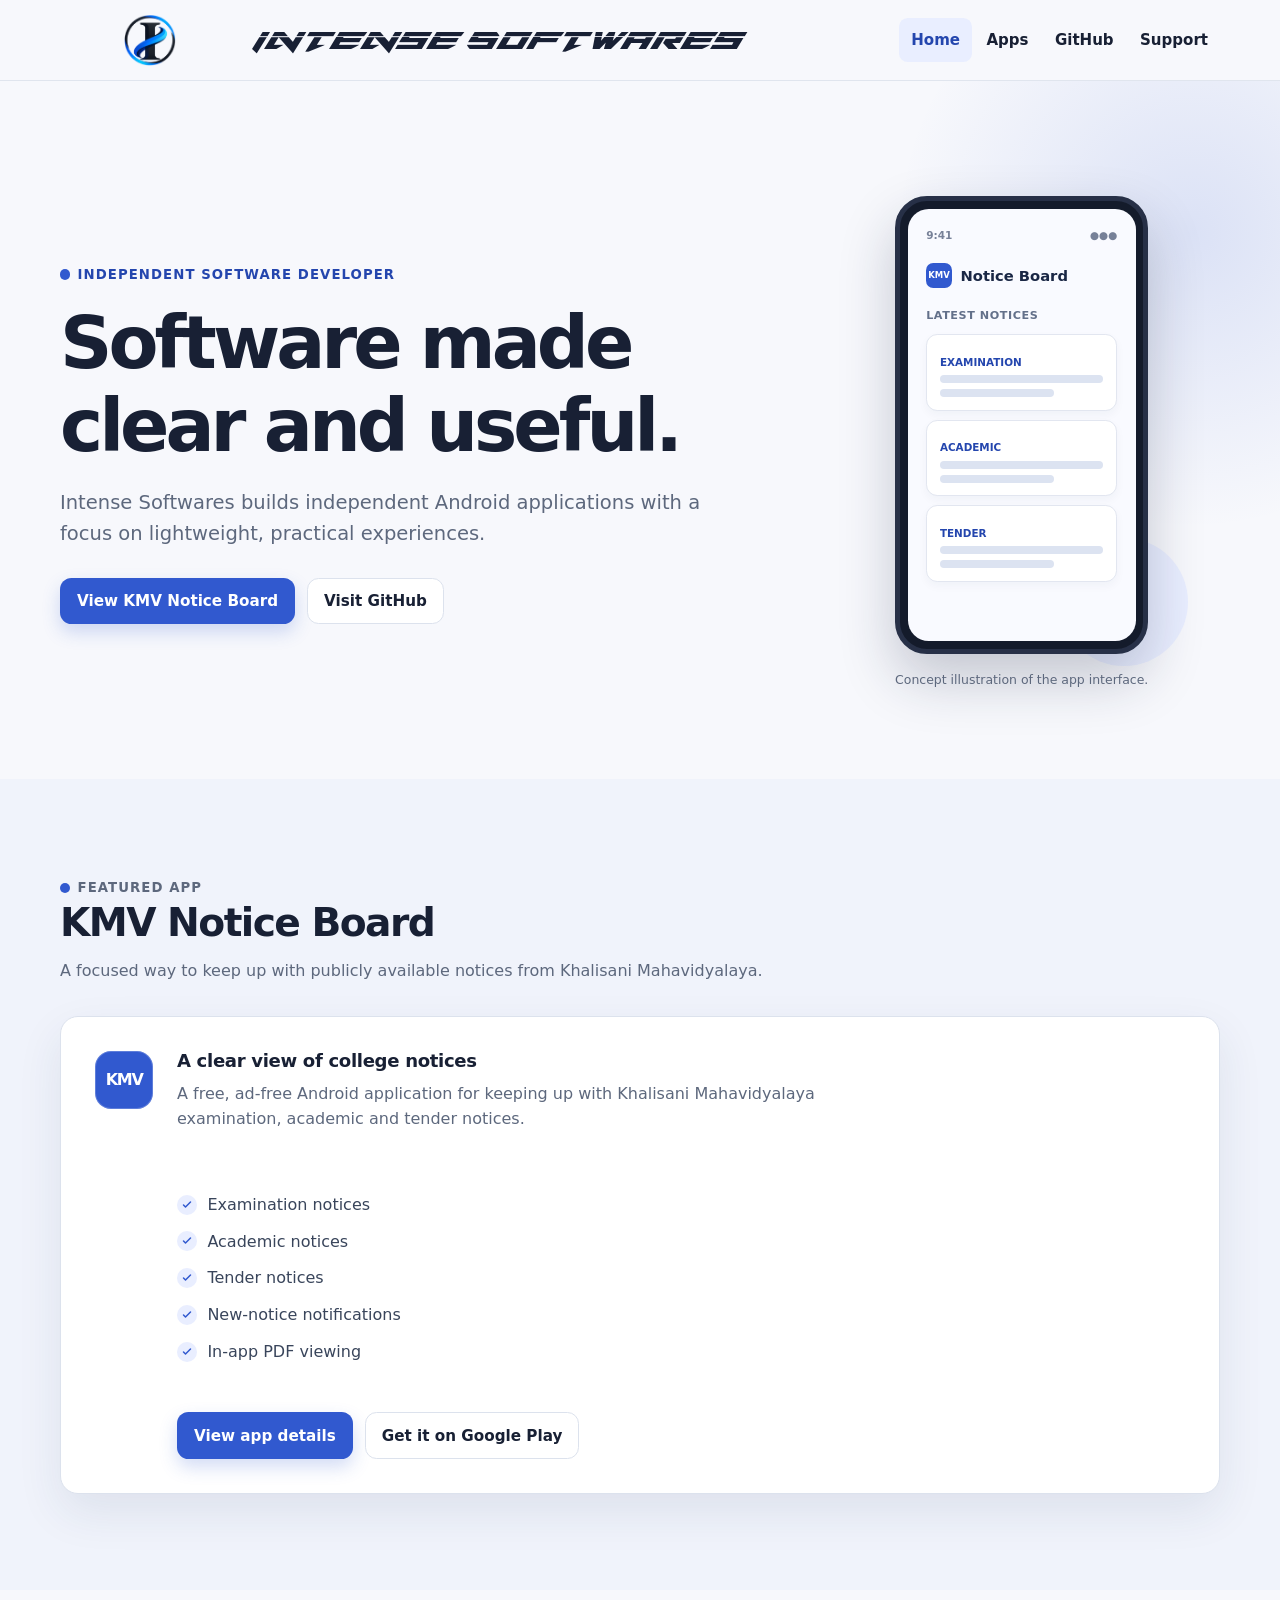
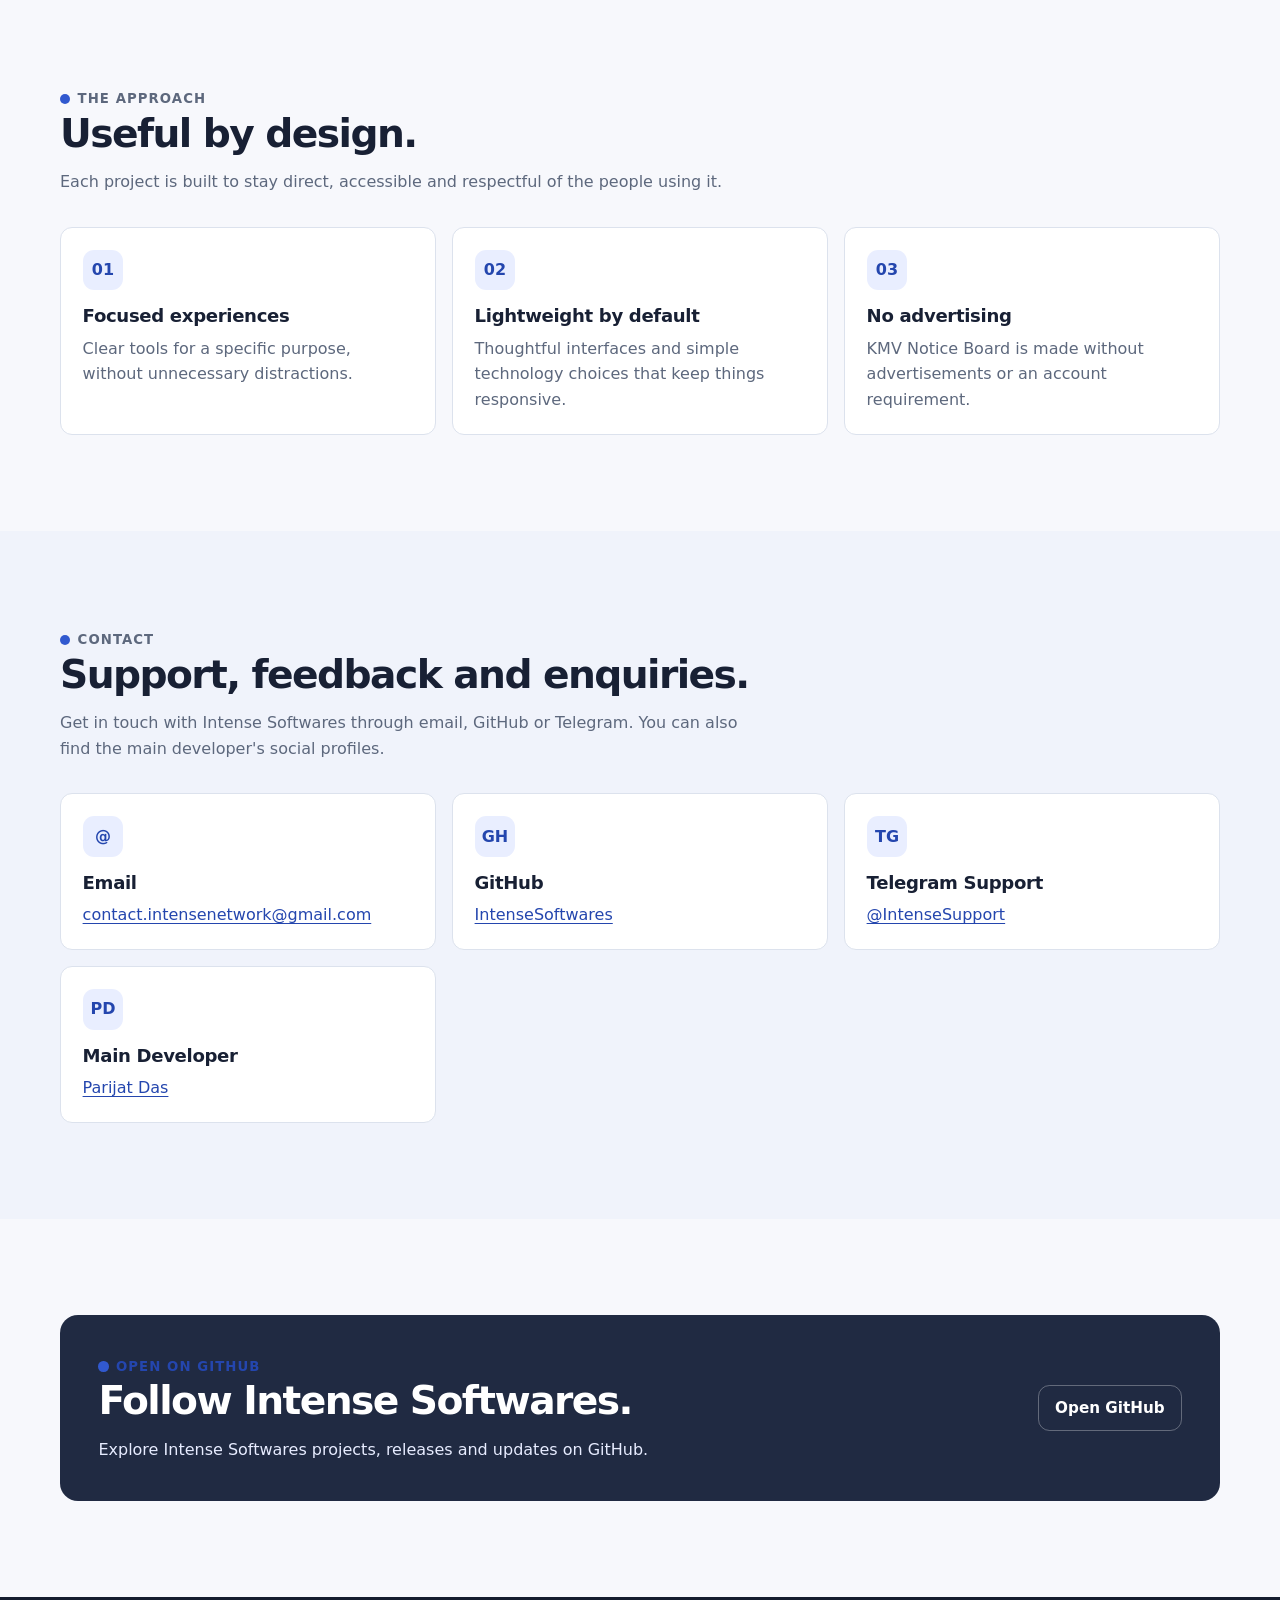
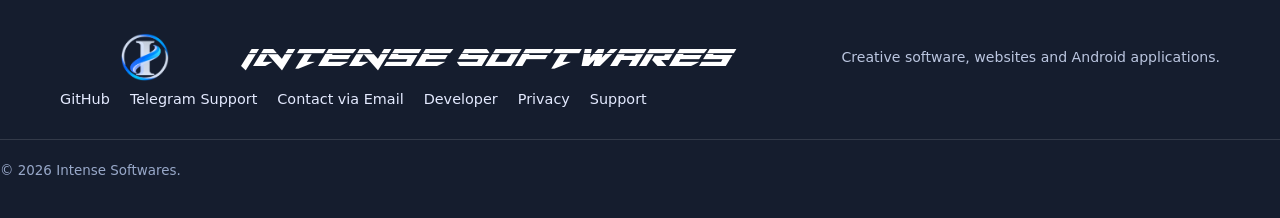
<file: index.html>
<!doctype html>
<html lang="en">

<head>
  <meta charset="utf-8">
  <meta name="viewport" content="width=device-width, initial-scale=1">
  <meta name="description"
    content="Intense Softwares builds lightweight, useful Android applications. Discover KMV Notice Board.">
  <meta name="theme-color" content="#3159cf">
  <link rel="canonical" href="https://intensesoftwares.github.io/">
  <meta property="og:type" content="website">
  <meta property="og:title" content="Intense Softwares - Creative Software Solutions">
  <meta property="og:description"
    content="Independent software and Android applications built with a focus on useful, lightweight experiences.">
  <meta property="og:url" content="https://intensesoftwares.github.io/">
  <title>Intense Softwares - Creative Software Solutions</title>
  <link rel="icon" href="assets/favicon.ico" type="image/x-icon">
  <link rel="stylesheet" href="styles.css">
  <script src="script.js" defer></script>
</head>

<body>
  <a class="skip-link" href="#main-content">Skip to content</a>
  <header class="site-header">
    <div class="container header-inner">
      <a class="brand" href="./" aria-label="Intense Softwares home">
        <img class="brand-logo" src="assets/logo.png" alt="">
        <span class="brand-name">
          <span>Intense</span>
          <span>Softwares</span>
        </span>
      </a>
      <button class="menu-toggle" type="button" data-menu-toggle aria-expanded="false" aria-controls="site-navigation"
        aria-label="Toggle navigation">
        <svg aria-hidden="true" viewBox="0 0 24 24">
          <path d="M4 7h16M4 12h16M4 17h16" fill="none" stroke="currentColor" stroke-linecap="round" stroke-width="2">
          </path>
        </svg>
      </button>
      <nav class="site-nav" id="site-navigation" data-site-nav data-open="false" aria-label="Primary navigation">
        <ul>
          <li><a href="./" aria-current="page">Home</a></li>
          <li><a href="#apps">Apps</a></li>
          <li><a href="https://github.com/IntenseSoftwares">GitHub</a></li>
          <li><a href="support/">Support</a></li>
        </ul>
      </nav>
    </div>
  </header>

  <main id="main-content">
    <section class="hero" aria-labelledby="hero-title">
      <div class="container hero-grid">
        <div>
          <p class="eyebrow">Independent software developer</p>
          <h1 id="hero-title">Software made clear and useful.</h1>
          <p class="lede">Intense Softwares builds independent Android applications with a focus on lightweight,
            practical experiences.</p>
          <div class="actions">
            <a class="button button-primary" href="kmv-notice-board/">View KMV Notice Board</a>
            <a class="button button-secondary" href="https://github.com/IntenseSoftwares">Visit GitHub</a>
          </div>
        </div>
        <div class="app-preview" role="img" aria-label="Preview of the KMV Notice Board interface">
          <div class="phone" aria-hidden="true">
            <div class="phone-screen">
              <div class="phone-status"><span>9:41</span><span>●●●</span></div>
              <div class="phone-title"><span>KMV</span> Notice Board</div>
              <p class="phone-label">Latest notices</p>
              <div class="notice-row"><span class="notice-type">EXAMINATION</span>
                <div class="notice-line"></div>
                <div class="notice-line"></div>
              </div>
              <div class="notice-row"><span class="notice-type">ACADEMIC</span>
                <div class="notice-line"></div>
                <div class="notice-line"></div>
              </div>
              <div class="notice-row"><span class="notice-type">TENDER</span>
                <div class="notice-line"></div>
                <div class="notice-line"></div>
              </div>
            </div>
          </div>
          <p class="preview-caption">Concept illustration of the app interface.</p>
        </div>
      </div>
    </section>

    <section class="section section-muted" id="apps" aria-labelledby="apps-title">
      <div class="container">
        <div class="section-heading">
          <p class="eyebrow">Featured app</p>
          <h2 id="apps-title">KMV Notice Board</h2>
          <p>A focused way to keep up with publicly available notices from Khalisani Mahavidyalaya.</p>
        </div>
        <article class="app-card">
          <div class="app-card-icon" aria-hidden="true">KMV</div>
          <div>
            <h3>A clear view of college notices</h3>
            <p>A free, ad-free Android application for keeping up with Khalisani Mahavidyalaya examination, academic and
              tender notices.</p>
          </div>
          <ul class="feature-list" aria-label="KMV Notice Board features">
            <li>Examination notices</li>
            <li>Academic notices</li>
            <li>Tender notices</li>
            <li>New-notice notifications</li>
            <li>In-app PDF viewing</li>
          </ul>
          <div class="actions">
            <a class="button button-primary" href="kmv-notice-board/">View app details</a>
            <a class="button button-secondary"
              href="https://play.google.com/store/apps/details?id=com.intensesoftwares.kmvnoticeboard">Get it on Google
              Play</a>
          </div>
        </article>
      </div>
    </section>

    <section class="section" aria-labelledby="approach-title">
      <div class="container">
        <div class="section-heading">
          <p class="eyebrow">The approach</p>
          <h2 id="approach-title">Useful by design.</h2>
          <p>Each project is built to stay direct, accessible and respectful of the people using it.</p>
        </div>
        <div class="info-grid">
          <article class="info-card">
            <div class="info-card-icon" aria-hidden="true">01</div>
            <h3>Focused experiences</h3>
            <p>Clear tools for a specific purpose, without unnecessary distractions.</p>
          </article>
          <article class="info-card">
            <div class="info-card-icon" aria-hidden="true">02</div>
            <h3>Lightweight by default</h3>
            <p>Thoughtful interfaces and simple technology choices that keep things responsive.</p>
          </article>
          <article class="info-card">
            <div class="info-card-icon" aria-hidden="true">03</div>
            <h3>No advertising</h3>
            <p>KMV Notice Board is made without advertisements or an account requirement.</p>
          </article>
        </div>
      </div>
    </section>

    <section class="section section-muted" aria-labelledby="contact-title">
      <div class="container">
        <div class="section-heading">
          <p class="eyebrow">Contact</p>
          <h2 id="contact-title">Support, feedback and enquiries.</h2>
          <p>
            Get in touch with Intense Softwares through email, GitHub or Telegram.
            You can also find the main developer's social profiles.
          </p>
        </div>

        <div class="info-grid">
          <article class="info-card">
            <div class="info-card-icon" aria-hidden="true">@</div>
            <h3>Email</h3>
            <p>
              <a href="mailto:contact.intensenetwork@gmail.com">
                contact.intensenetwork@gmail.com
              </a>
            </p>
          </article>

          <article class="info-card">
            <div class="info-card-icon" aria-hidden="true">GH</div>
            <h3>GitHub</h3>
            <p>
              <a href="https://github.com/IntenseSoftwares">
                IntenseSoftwares
              </a>
            </p>
          </article>

          <article class="info-card">
            <div class="info-card-icon" aria-hidden="true">TG</div>
            <h3>Telegram Support</h3>
            <p>
              <a href="https://t.me/IntenseSupport">
                @IntenseSupport
              </a>
            </p>
          </article>

          <article class="info-card">
            <div class="info-card-icon" aria-hidden="true">PD</div>
            <h3>Main Developer</h3>
            <p>
              <a href="http://linktr.ee/parijatsoftwares">
                Parijat Das
              </a>
            </p>
          </article>
        </div>
      </div>
    </section>

    <section class="section" aria-labelledby="github-title">
      <div class="container">
        <div class="github-panel">
          <div>
            <p class="eyebrow">Open on GitHub</p>
            <h2 id="github-title">Follow Intense Softwares.</h2>
            <p>Explore Intense Softwares projects, releases and updates on GitHub.</p>
          </div>
          <a class="button button-secondary" href="https://github.com/IntenseSoftwares">Open GitHub</a>
        </div>
      </div>
    </section>
  </main>

  <footer class="site-footer">
    <div class="container">
      <div class="footer-grid">
        <div>
          <div class="footer-brand">
            <img class="brand-logo" src="assets/logowhite.png" alt="">
            <span class="brand-name">
              <span>Intense</span>
              <span>Softwares</span>
            </span>
          </div>
        </div>
        <p class="footer-note">Creative software, websites and Android applications.
        </p>
      </div>
      <nav class="footer-links" aria-label="Footer navigation">
        <a href="https://github.com/IntenseSoftwares">GitHub</a>
        <a href="https://t.me/IntenseSupport">Telegram Support</a>
        <a href="mailto:contact.intensenetwork@gmail.com">Contact via Email</a>
        <a href="http://linktr.ee/parijatsoftwares">Developer</a>
        <a href="privacy/">Privacy</a>
        <a href="support/">Support</a>
      </nav>
    </div>
    <p class="footer-bottom">© <span data-current-year>2026</span> Intense Softwares.</p>
    </div>
  </footer>
</body>

</html>
</file>
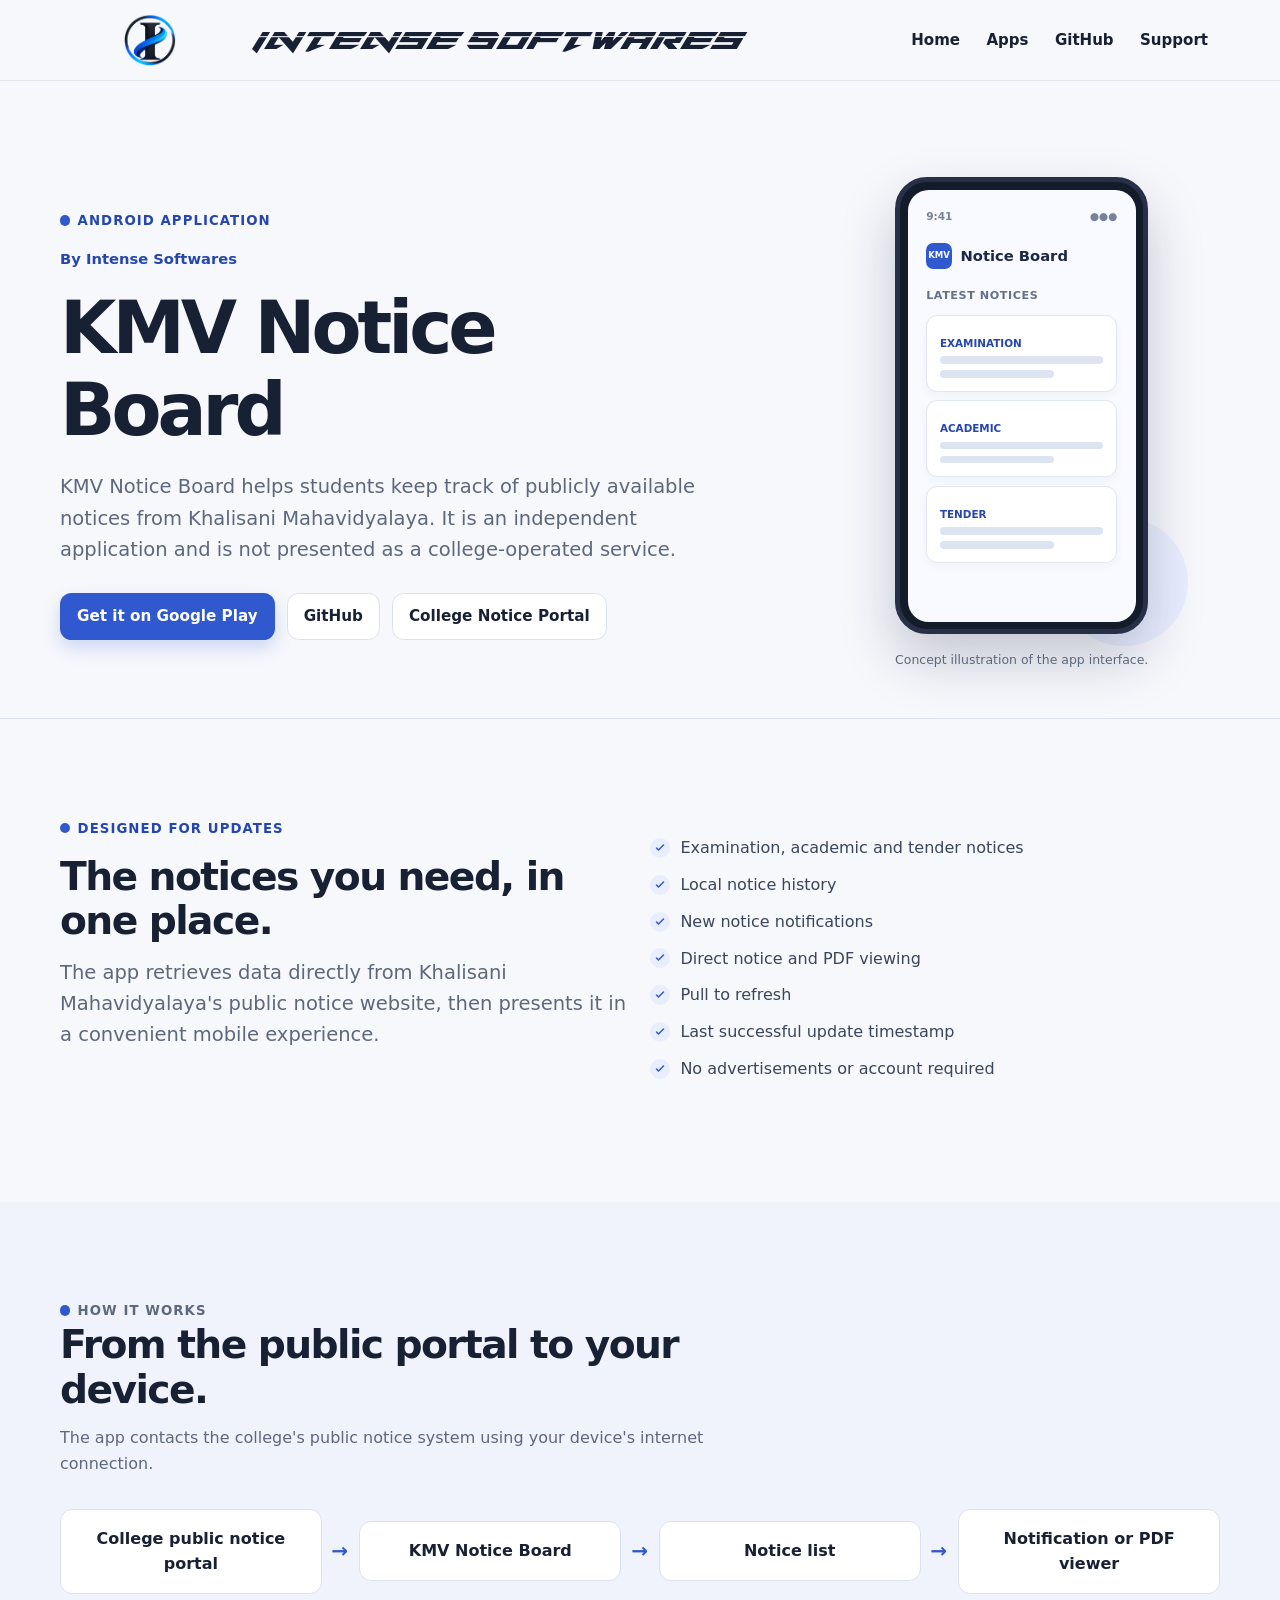
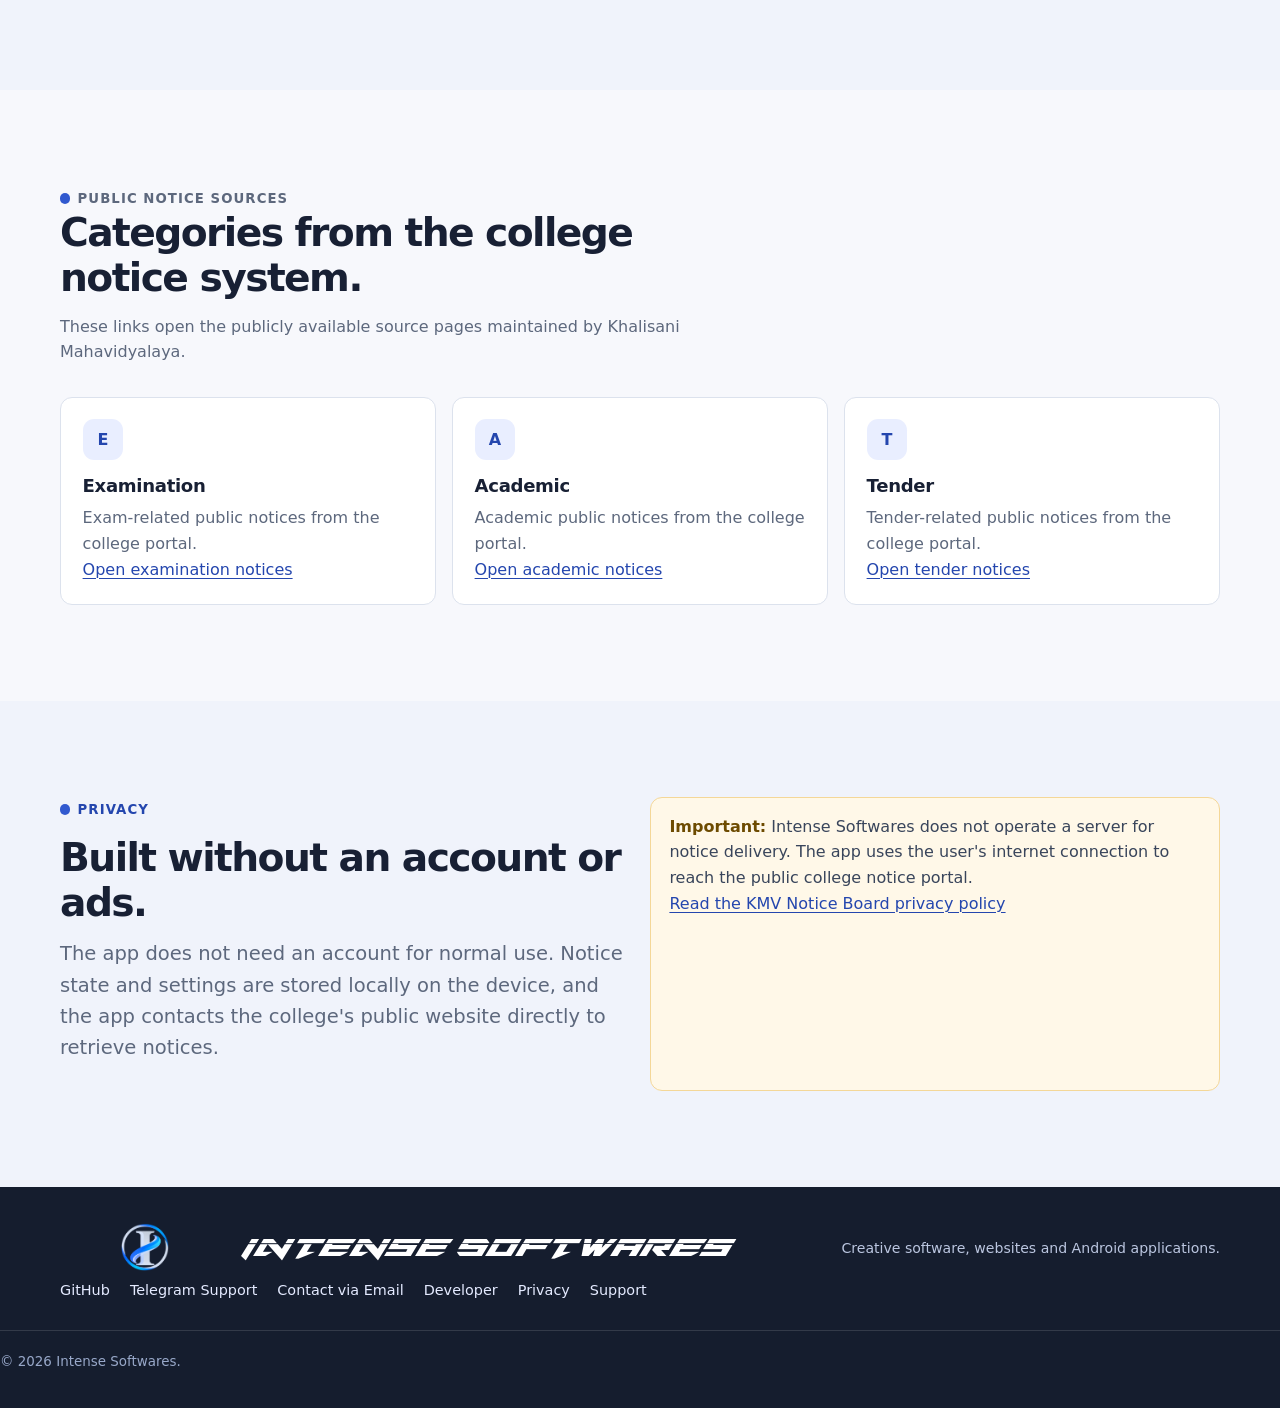
<file: kmv-notice-board/index.html>
<!doctype html>
<html lang="en">

<head>
  <meta charset="utf-8">
  <meta name="viewport" content="width=device-width, initial-scale=1">
  <meta name="description"
    content="KMV Notice Board is an independent Android app for viewing publicly available Khalisani Mahavidyalaya notices.">
  <meta name="theme-color" content="#3159cf">
  <link rel="canonical" href="https://intensesoftwares.github.io/kmv-notice-board/">
  <meta property="og:type" content="website">
  <meta property="og:title" content="KMV Notice Board — Khalisani Mahavidyalaya Notices">
  <meta property="og:description"
    content="An independent application for viewing publicly available Khalisani Mahavidyalaya notices.">
  <meta property="og:url" content="https://intensesoftwares.github.io/kmv-notice-board/">
  <title>KMV Notice Board - Khalisani Mahavidyalaya Notices</title>
  <link rel="icon" href="assets/favicon.ico" type="image/x-icon">
  <link rel="stylesheet" href="../styles.css">
  <script src="../script.js" defer></script>
</head>

<body>
  <a class="skip-link" href="#main-content">Skip to content</a>
  <header class="site-header">
    <div class="container header-inner">
      <a class="brand" href="../" aria-label="Intense Softwares home">
        <img class="brand-logo" src="../assets/logo.png" alt="">
        <span class="brand-name">
          <span>Intense</span>
          <span>Softwares</span>
        </span>
      </a>
      <button class="menu-toggle" type="button" data-menu-toggle aria-expanded="false" aria-controls="site-navigation"
        aria-label="Toggle navigation">
        <svg aria-hidden="true" viewBox="0 0 24 24">
          <path d="M4 7h16M4 12h16M4 17h16" fill="none" stroke="currentColor" stroke-linecap="round" stroke-width="2">
          </path>
        </svg>
      </button>
      <nav class="site-nav" id="site-navigation" data-site-nav data-open="false" aria-label="Primary navigation">
        <ul>
          <li><a href="../">Home</a></li>
          <li><a href="../#apps">Apps</a></li>
          <li><a href="https://github.com/IntenseSoftwares">GitHub</a></li>
          <li><a href="../support/">Support</a></li>
        </ul>
      </nav>
    </div>
  </header>

  <main id="main-content">
    <section class="page-hero" aria-labelledby="page-title">
      <div class="container hero-grid">
        <div>
          <p class="eyebrow">Android application</p>
          <p class="kicker">By Intense Softwares</p>

          <h1 id="page-title">KMV Notice Board</h1>

          <p class="lede">
            KMV Notice Board helps students keep track of publicly available
            notices from Khalisani Mahavidyalaya. It is an independent
            application and is not presented as a college-operated service.
          </p>

          <div class="actions">
            <a class="button button-primary"
              href="https://play.google.com/store/apps/details?id=com.intensesoftwares.kmvnoticeboard">
              Get it on Google Play
            </a>

            <a class="button button-secondary" href="https://github.com/IntenseSoftwares">
              GitHub
            </a>

            <a class="button button-secondary" href="https://www.khalisanicollege.ac.in/news.php">
              College Notice Portal
            </a>
          </div>
        </div>

        <div class="app-preview" role="img" aria-label="Preview of the KMV Notice Board interface">

          <div class="phone" aria-hidden="true">
            <div class="phone-screen">

              <div class="phone-status">
                <span>9:41</span>
                <span>●●●</span>
              </div>

              <div class="phone-title">
                <span>KMV</span> Notice Board
              </div>

              <p class="phone-label">Latest notices</p>

              <div class="notice-row">
                <span class="notice-type">EXAMINATION</span>
                <div class="notice-line"></div>
                <div class="notice-line"></div>
              </div>

              <div class="notice-row">
                <span class="notice-type">ACADEMIC</span>
                <div class="notice-line"></div>
                <div class="notice-line"></div>
              </div>

              <div class="notice-row">
                <span class="notice-type">TENDER</span>
                <div class="notice-line"></div>
                <div class="notice-line"></div>
              </div>

            </div>
          </div>

          <p class="preview-caption">
            Concept illustration of the app interface.
          </p>

        </div>
      </div>
    </section>

    <section class="section" aria-labelledby="features-title">
      <div class="container split-grid">
        <div>
          <p class="eyebrow">Designed for updates</p>
          <h2 id="features-title">The notices you need, in one place.</h2>
          <p class="lede">The app retrieves data directly from Khalisani Mahavidyalaya's public notice website, then
            presents it in a convenient mobile experience.</p>
        </div>
        <div>
          <ul class="feature-list" aria-label="KMV Notice Board features">
            <li>Examination, academic and tender notices</li>
            <li>Local notice history</li>
            <li>New notice notifications</li>
            <li>Direct notice and PDF viewing</li>
            <li>Pull to refresh</li>
            <li>Last successful update timestamp</li>
            <li>No advertisements or account required</li>
          </ul>
        </div>
      </div>
    </section>

    <section class="section section-muted" aria-labelledby="how-title">
      <div class="container">
        <div class="section-heading">
          <p class="eyebrow">How it works</p>
          <h2 id="how-title">From the public portal to your device.</h2>
          <p>The app contacts the college's public notice system using your device's internet connection.</p>
        </div>
        <div class="flow"
          aria-label="College public notice portal, then KMV Notice Board, then notice list, then notification or PDF viewer">
          <div class="flow-step">College public notice portal</div>
          <div class="flow-arrow" aria-hidden="true">↓</div>
          <div class="flow-step">KMV Notice Board</div>
          <div class="flow-arrow" aria-hidden="true">↓</div>
          <div class="flow-step">Notice list</div>
          <div class="flow-arrow" aria-hidden="true">↓</div>
          <div class="flow-step">Notification or PDF viewer</div>
        </div>
      </div>
    </section>

    <section class="section" aria-labelledby="sources-title">
      <div class="container">
        <div class="section-heading">
          <p class="eyebrow">Public notice sources</p>
          <h2 id="sources-title">Categories from the college notice system.</h2>
          <p>These links open the publicly available source pages maintained by Khalisani Mahavidyalaya.</p>
        </div>
        <div class="info-grid">
          <article class="info-card">
            <div class="info-card-icon" aria-hidden="true">E</div>
            <h3>Examination</h3>
            <p>Exam-related public notices from the college portal.</p>
            <p><a href="https://khalisanicollege.in/NoticePortal/NoticeWebsite_KHSM.aspx?ntid=2">Open examination
                notices</a></p>
          </article>
          <article class="info-card">
            <div class="info-card-icon" aria-hidden="true">A</div>
            <h3>Academic</h3>
            <p>Academic public notices from the college portal.</p>
            <p><a href="https://khalisanicollege.in/NoticePortal/NoticeWebsite_KHSM.aspx?ntid=3">Open academic
                notices</a></p>
          </article>
          <article class="info-card">
            <div class="info-card-icon" aria-hidden="true">T</div>
            <h3>Tender</h3>
            <p>Tender-related public notices from the college portal.</p>
            <p><a href="https://khalisanicollege.in/NoticePortal/NoticeWebsite_KHSM.aspx?ntid=4">Open tender notices</a>
            </p>
          </article>
        </div>
      </div>
    </section>

    <section class="section section-muted" aria-labelledby="privacy-title">
      <div class="container split-grid">
        <div>
          <p class="eyebrow">Privacy</p>
          <h2 id="privacy-title">Built without an account or ads.</h2>
          <p class="lede">The app does not need an account for normal use. Notice state and settings are stored locally
            on the device, and the app contacts the college's public website directly to retrieve notices.</p>
        </div>
        <div class="notice">
          <strong>Important:</strong> Intense Softwares does not operate a server for notice delivery. The app uses the
          user's internet connection to reach the public college notice portal.
          <p><a href="../privacy/">Read the KMV Notice Board privacy policy</a></p>
        </div>
      </div>
    </section>
  </main>

  <footer class="site-footer">
    <div class="container">
      <div class="footer-grid">
        <div>
          <div class="footer-brand">
            <img class="brand-logo" src="../assets/logowhite.png" alt="">
            <span class="brand-name">
              <span>Intense</span>
              <span>Softwares</span>
            </span>
          </div>
        </div>
        <p class="footer-note">Creative software, websites and Android applications.
        </p>
      </div>
      <nav class="footer-links" aria-label="Footer navigation">
        <a href="https://github.com/IntenseSoftwares">GitHub</a>
        <a href="https://t.me/IntenseSupport">Telegram Support</a>
        <a href="mailto:contact.intensenetwork@gmail.com">Contact via Email</a>
        <a href="http://linktr.ee/parijatsoftwares">Developer</a>
        <a href="privacy/">Privacy</a>
        <a href="support/">Support</a>
      </nav>
    </div>
    <p class="footer-bottom">© <span data-current-year>2026</span> Intense Softwares.</p>
    </div>
  </footer>
</body>

</html>
</file>
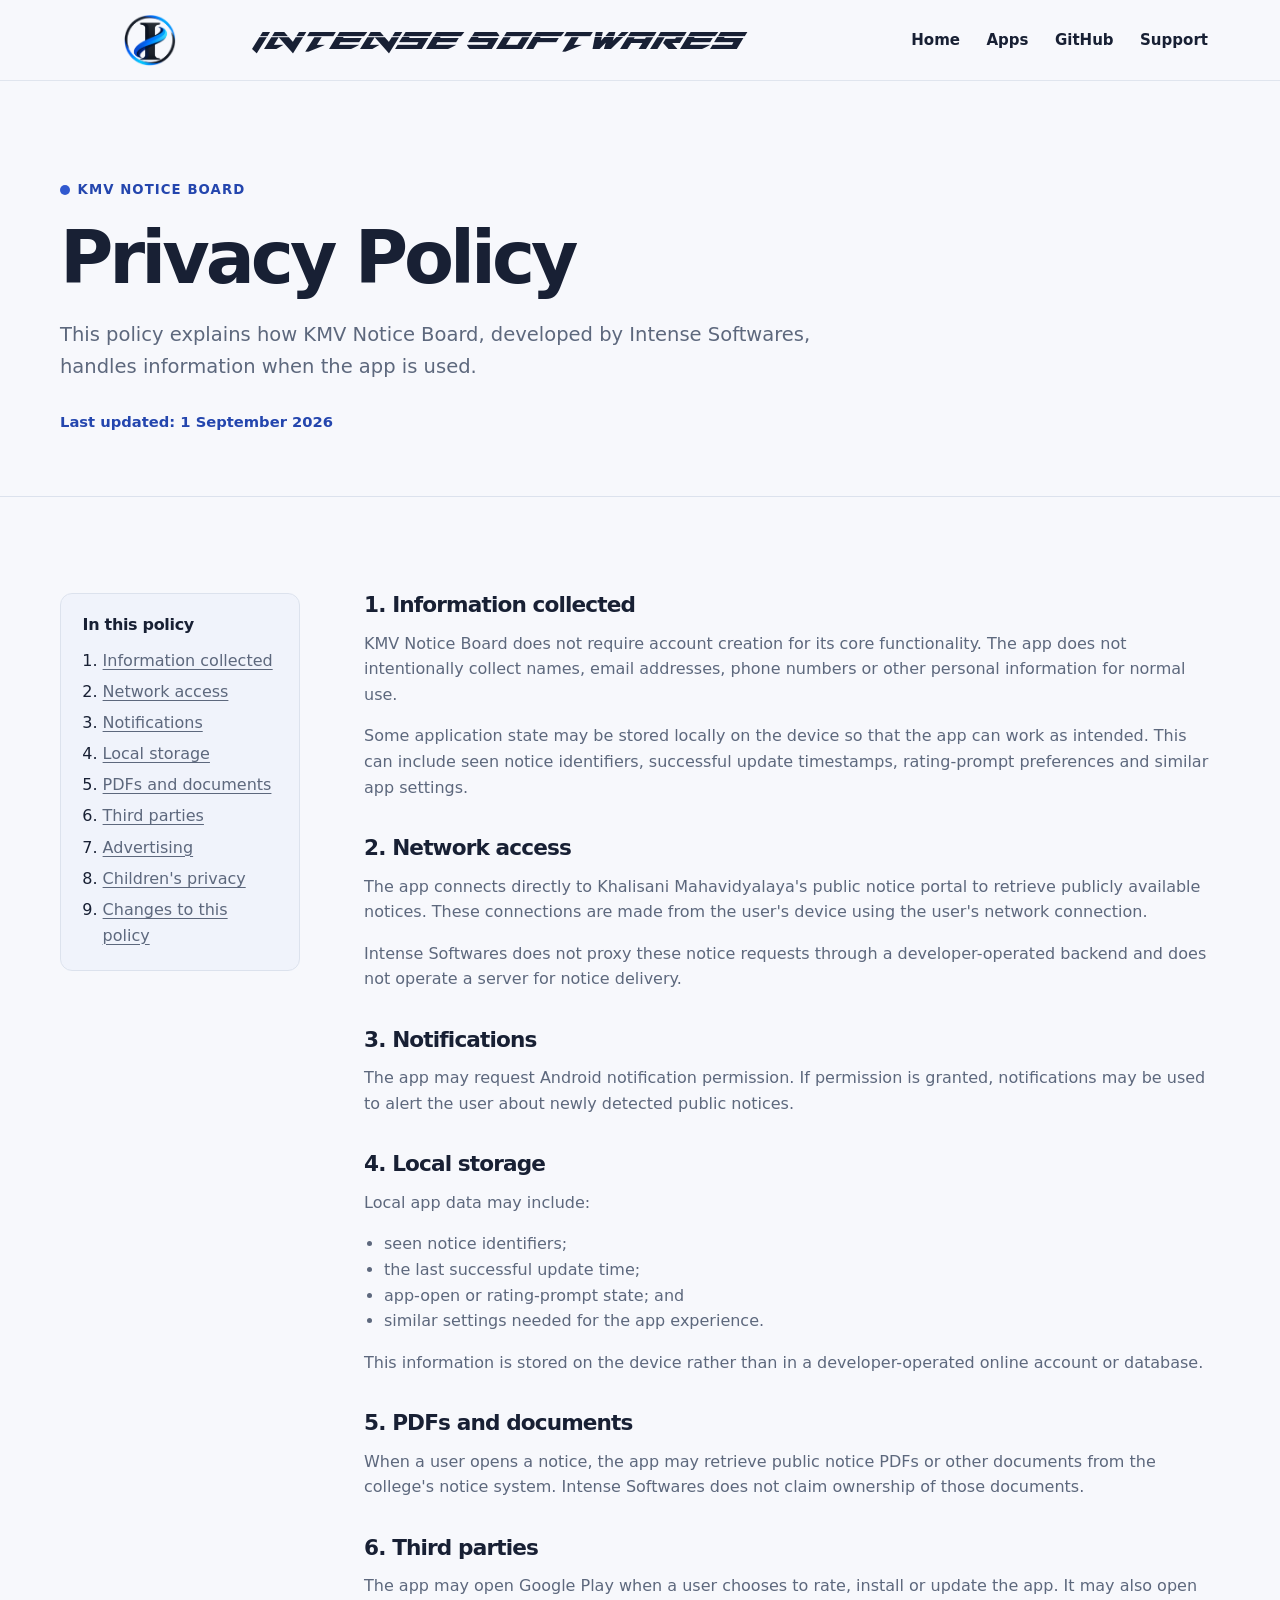
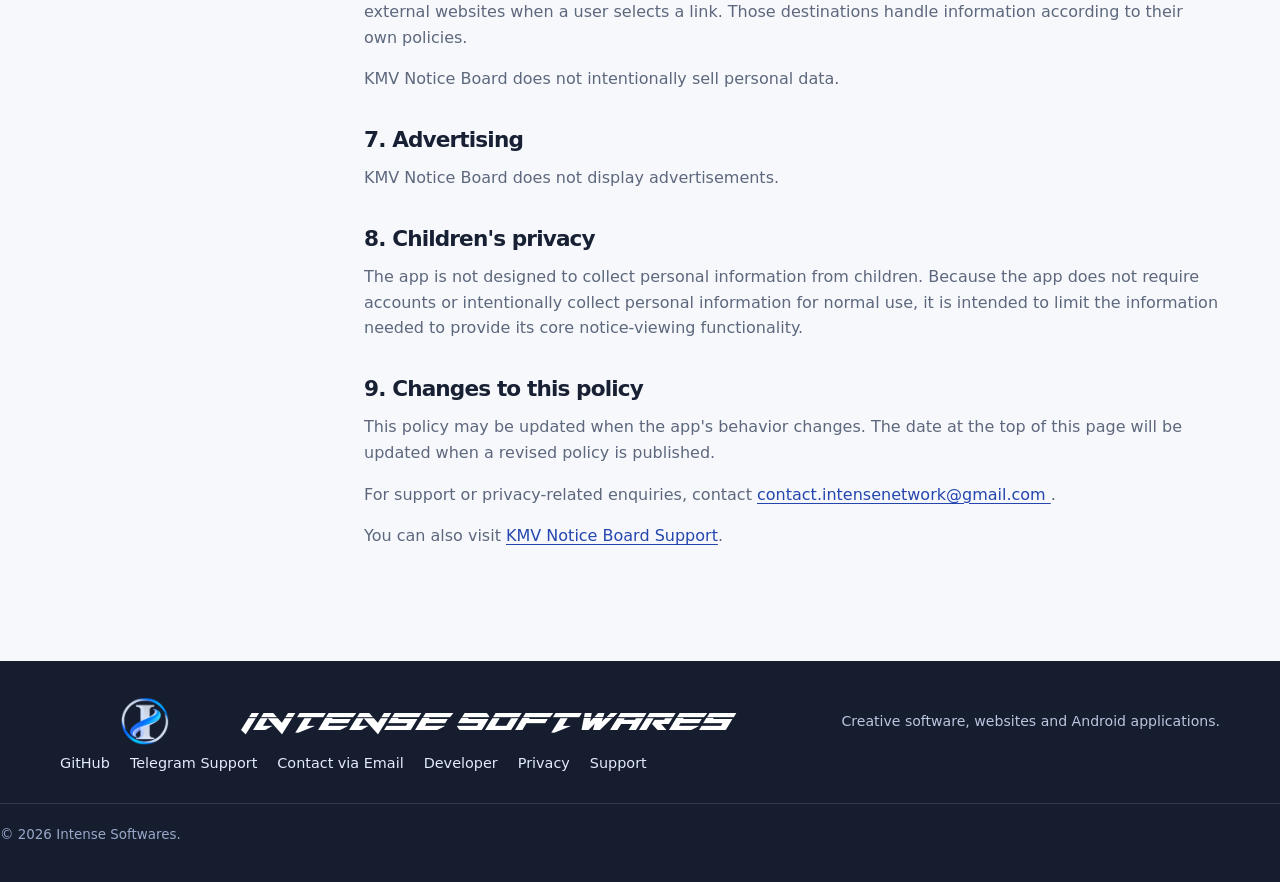
<file: privacy/index.html>
<!doctype html>
<html lang="en">

<head>
  <meta charset="utf-8">
  <meta name="viewport" content="width=device-width, initial-scale=1">
  <meta name="description" content="Privacy Policy for the KMV Notice Board Android application by Intense Softwares.">
  <meta name="theme-color" content="#3159cf">
  <link rel="canonical" href="https://intensesoftwares.github.io/privacy/">
  <meta property="og:type" content="website">
  <meta property="og:title" content="Privacy Policy — KMV Notice Board">
  <meta property="og:description" content="Privacy information for the KMV Notice Board Android application.">
  <meta property="og:url" content="https://intensesoftwares.github.io/privacy/">
  <title>Privacy Policy - KMV Notice Board</title>
  <link rel="icon" href="assets/favicon.ico" type="image/x-icon">
  <link rel="stylesheet" href="../styles.css">
  <script src="../script.js" defer></script>
</head>

<body>
  <a class="skip-link" href="#main-content">Skip to content</a>
  <header class="site-header">
    <div class="container header-inner">
      <a class="brand" href="../" aria-label="Intense Softwares home">
        <img class="brand-logo" src="../assets/logo.png" alt="">
        <span class="brand-name">
          <span>Intense</span>
          <span>Softwares</span>
        </span>
      </a>
      <button class="menu-toggle" type="button" data-menu-toggle aria-expanded="false" aria-controls="site-navigation"
        aria-label="Toggle navigation">
        <svg aria-hidden="true" viewBox="0 0 24 24">
          <path d="M4 7h16M4 12h16M4 17h16" fill="none" stroke="currentColor" stroke-linecap="round" stroke-width="2">
          </path>
        </svg>
      </button>
      <nav class="site-nav" id="site-navigation" data-site-nav data-open="false" aria-label="Primary navigation">
        <ul>
          <li><a href="../">Home</a></li>
          <li><a href="../#apps">Apps</a></li>
          <li><a href="https://github.com/IntenseSoftwares">GitHub</a></li>
          <li><a href="../support/">Support</a></li>
        </ul>
      </nav>
    </div>
  </header>

  <main id="main-content">
    <section class="page-hero" aria-labelledby="page-title">
      <div class="container">
        <p class="eyebrow">KMV Notice Board</p>
        <h1 id="page-title">Privacy Policy</h1>
        <p class="lede">This policy explains how KMV Notice Board, developed by Intense Softwares, handles information
          when the app is used.</p>
        <p class="kicker">Last updated: 1 September 2026</p>
      </div>
    </section>

    <section class="section">
      <div class="container policy-layout">
        <aside class="policy-nav" aria-label="Privacy policy sections">
          <h2>In this policy</h2>
          <ol>
            <li><a href="#information">Information collected</a></li>
            <li><a href="#network">Network access</a></li>
            <li><a href="#notifications">Notifications</a></li>
            <li><a href="#storage">Local storage</a></li>
            <li><a href="#documents">PDFs and documents</a></li>
            <li><a href="#third-parties">Third parties</a></li>
            <li><a href="#advertising">Advertising</a></li>
            <li><a href="#children">Children's privacy</a></li>
            <li><a href="#changes">Changes to this policy</a></li>
          </ol>
        </aside>
        <article class="policy-content">
          <section id="information">
            <h2>1. Information collected</h2>
            <p>KMV Notice Board does not require account creation for its core functionality. The app does not
              intentionally collect names, email addresses, phone numbers or other personal information for normal use.
            </p>
            <p>Some application state may be stored locally on the device so that the app can work as intended. This can
              include seen notice identifiers, successful update timestamps, rating-prompt preferences and similar app
              settings.</p>
          </section>
          <section id="network">
            <h2>2. Network access</h2>
            <p>The app connects directly to Khalisani Mahavidyalaya's public notice portal to retrieve publicly
              available notices. These connections are made from the user's device using the user's network connection.
            </p>
            <p>Intense Softwares does not proxy these notice requests through a developer-operated backend and does not
              operate a server for notice delivery.</p>
          </section>
          <section id="notifications">
            <h2>3. Notifications</h2>
            <p>The app may request Android notification permission. If permission is granted, notifications may be used
              to alert the user about newly detected public notices.</p>
          </section>
          <section id="storage">
            <h2>4. Local storage</h2>
            <p>Local app data may include:</p>
            <ul>
              <li>seen notice identifiers;</li>
              <li>the last successful update time;</li>
              <li>app-open or rating-prompt state; and</li>
              <li>similar settings needed for the app experience.</li>
            </ul>
            <p>This information is stored on the device rather than in a developer-operated online account or database.
            </p>
          </section>
          <section id="documents">
            <h2>5. PDFs and documents</h2>
            <p>When a user opens a notice, the app may retrieve public notice PDFs or other documents from the college's
              notice system. Intense Softwares does not claim ownership of those documents.</p>
          </section>
          <section id="third-parties">
            <h2>6. Third parties</h2>
            <p>The app may open Google Play when a user chooses to rate, install or update the app. It may also open
              external websites when a user selects a link. Those destinations handle information according to their own
              policies.</p>
            <p>KMV Notice Board does not intentionally sell personal data.</p>
          </section>
          <section id="advertising">
            <h2>7. Advertising</h2>
            <p>KMV Notice Board does not display advertisements.</p>
          </section>
          <section id="children">
            <h2>8. Children's privacy</h2>
            <p>The app is not designed to collect personal information from children. Because the app does not require
              accounts or intentionally collect personal information for normal use, it is intended to limit the
              information needed to provide its core notice-viewing functionality.</p>
          </section>
          <section id="changes">
            <h2>9. Changes to this policy</h2>
            <p>
              This policy may be updated when the app's behavior changes. The date at
              the top of this page will be updated when a revised policy is published.
            </p>
            <p>
              For support or privacy-related enquiries, contact
              <a href="mailto:contact.intensenetwork@gmail.com">
                contact.intensenetwork@gmail.com
              </a>.
            </p>
            <p>
              You can also visit
              <a href="../support/">KMV Notice Board Support</a>.
            </p>
          </section>
        </article>
      </div>
    </section>
  </main>

  <footer class="site-footer">
    <div class="container">
      <div class="footer-grid">
        <div>
          <div class="footer-brand">
            <img class="brand-logo" src="../assets/logowhite.png" alt="">
            <span class="brand-name">
              <span>Intense</span>
              <span>Softwares</span>
            </span>
          </div>
        </div>
        <p class="footer-note">Creative software, websites and Android applications.
        </p>
      </div>
      <nav class="footer-links" aria-label="Footer navigation">
        <a href="https://github.com/IntenseSoftwares">GitHub</a>
        <a href="https://t.me/IntenseSupport">Telegram Support</a>
        <a href="mailto:contact.intensenetwork@gmail.com">Contact via Email</a>
        <a href="http://linktr.ee/parijatsoftwares">Developer</a>
        <a href="privacy/">Privacy</a>
        <a href="support/">Support</a>
      </nav>
    </div>
    <p class="footer-bottom">© <span data-current-year>2026</span> Intense Softwares.</p>
    </div>
  </footer>
</body>

</html>
</file>
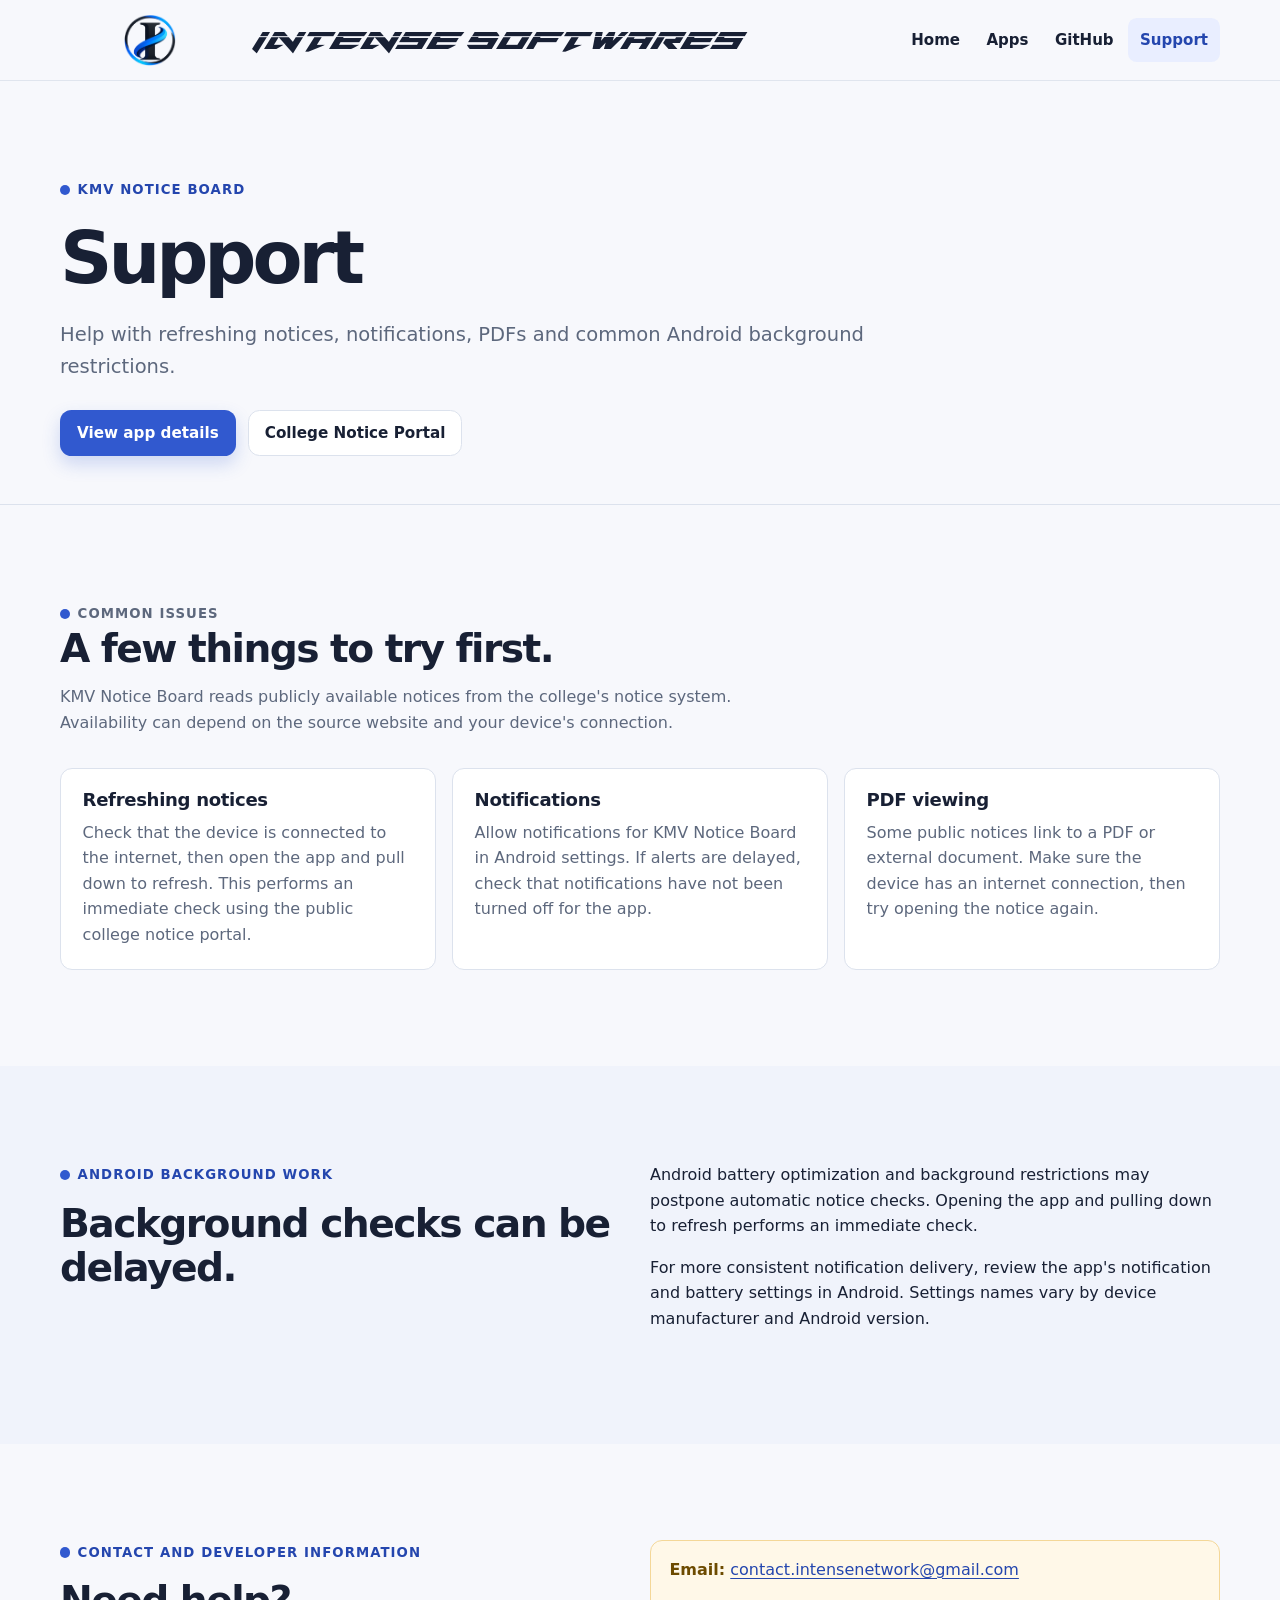
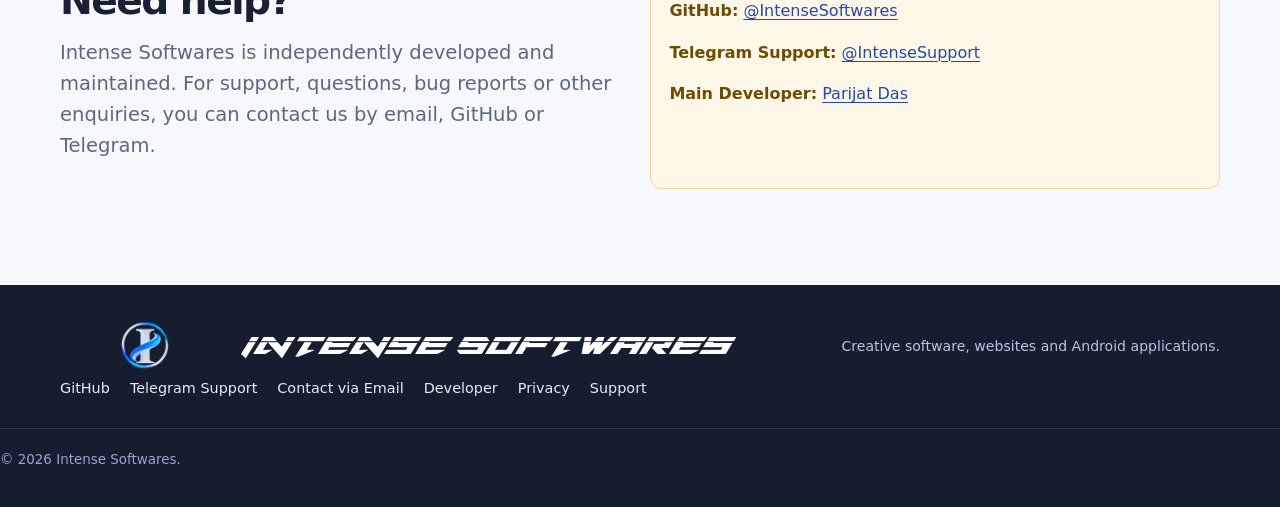
<file: support/index.html>
<!doctype html>
<html lang="en">

<head>
  <meta charset="utf-8">
  <meta name="viewport" content="width=device-width, initial-scale=1">
  <meta name="description" content="Support and troubleshooting information for KMV Notice Board by Intense Softwares.">
  <meta name="theme-color" content="#3159cf">
  <link rel="canonical" href="https://intensesoftwares.github.io/support/">
  <meta property="og:type" content="website">
  <meta property="og:title" content="Support — KMV Notice Board">
  <meta property="og:description" content="Support and troubleshooting information for KMV Notice Board.">
  <meta property="og:url" content="https://intensesoftwares.github.io/support/">
  <title>Support - KMV Notice Board</title>
  <link rel="icon" href="assets/favicon.ico" type="image/x-icon">
  <link rel="stylesheet" href="../styles.css">
  <script src="../script.js" defer></script>
</head>

<body>
  <a class="skip-link" href="#main-content">Skip to content</a>
  <header class="site-header">
    <div class="container header-inner">
      <a class="brand" href="../" aria-label="Intense Softwares home">
        <img class="brand-logo" src="../assets/logo.png" alt="">
        <span class="brand-name">
          <span>Intense</span>
          <span>Softwares</span>
        </span>
      </a>
      <button class="menu-toggle" type="button" data-menu-toggle aria-expanded="false" aria-controls="site-navigation"
        aria-label="Toggle navigation">
        <svg aria-hidden="true" viewBox="0 0 24 24">
          <path d="M4 7h16M4 12h16M4 17h16" fill="none" stroke="currentColor" stroke-linecap="round" stroke-width="2">
          </path>
        </svg>
      </button>
      <nav class="site-nav" id="site-navigation" data-site-nav data-open="false" aria-label="Primary navigation">
        <ul>
          <li><a href="../">Home</a></li>
          <li><a href="../#apps">Apps</a></li>
          <li><a href="https://github.com/IntenseSoftwares">GitHub</a></li>
          <li><a href="./" aria-current="page">Support</a></li>
        </ul>
      </nav>
    </div>
  </header>

  <main id="main-content">
    <section class="page-hero" aria-labelledby="page-title">
      <div class="container">
        <p class="eyebrow">KMV Notice Board</p>
        <h1 id="page-title">Support</h1>
        <p class="lede">Help with refreshing notices, notifications, PDFs and common Android background restrictions.
        </p>
        <div class="actions">
          <a class="button button-primary" href="../kmv-notice-board/">View app details</a>
          <a class="button button-secondary" href="https://www.khalisanicollege.ac.in/news.php">College Notice
            Portal</a>
        </div>
      </div>
    </section>

    <section class="section" aria-labelledby="common-title">
      <div class="container">
        <div class="section-heading">
          <p class="eyebrow">Common issues</p>
          <h2 id="common-title">A few things to try first.</h2>
          <p>KMV Notice Board reads publicly available notices from the college's notice system. Availability can depend
            on the source website and your device's connection.</p>
        </div>
        <div class="support-grid">
          <article class="support-card">
            <h3>Refreshing notices</h3>
            <p>Check that the device is connected to the internet, then open the app and pull down to refresh. This
              performs an immediate check using the public college notice portal.</p>
          </article>
          <article class="support-card">
            <h3>Notifications</h3>
            <p>Allow notifications for KMV Notice Board in Android settings. If alerts are delayed, check that
              notifications have not been turned off for the app.</p>
          </article>
          <article class="support-card">
            <h3>PDF viewing</h3>
            <p>Some public notices link to a PDF or external document. Make sure the device has an internet connection,
              then try opening the notice again.</p>
          </article>
        </div>
      </div>
    </section>

    <section class="section section-muted" aria-labelledby="battery-title">
      <div class="container split-grid">
        <div>
          <p class="eyebrow">Android background work</p>
          <h2 id="battery-title">Background checks can be delayed.</h2>
        </div>
        <div>
          <p>Android battery optimization and background restrictions may postpone automatic notice checks. Opening the
            app and pulling down to refresh performs an immediate check.</p>
          <p>For more consistent notification delivery, review the app's notification and battery settings in Android.
            Settings names vary by device manufacturer and Android version.</p>
        </div>
      </div>
    </section>

    <section class="section" aria-labelledby="contact-title">
      <div class="container split-grid">
        <div>
          <p class="eyebrow">Contact and developer information</p>
          <h2 id="contact-title">Need help?</h2>
          <p class="lede">
            Intense Softwares is independently developed and maintained. For support,
            questions, bug reports or other enquiries, you can contact us by email,
            GitHub or Telegram.
          </p>
        </div>

        <div class="notice">
          <p>
            <strong>Email:</strong>
            <a href="mailto:contact.intensenetwork@gmail.com">
              contact.intensenetwork@gmail.com
            </a>
          </p>

          <p>
            <strong>GitHub:</strong>
            <a href="https://github.com/IntenseSoftwares">
              @IntenseSoftwares
            </a>
          </p>

          <p>
            <strong>Telegram Support:</strong>
            <a href="https://t.me/IntenseSupport">
              @IntenseSupport
            </a>
          </p>

          <p>
            <strong>Main Developer:</strong>
            <a href="http://linktr.ee/parijatsoftwares">
              Parijat Das
            </a>
          </p>
        </div>
      </div>
    </section>
  </main>

  <footer class="site-footer">
    <div class="container">
      <div class="footer-grid">
        <div>
          <div class="footer-brand">
            <img class="brand-logo" src="../assets/logowhite.png" alt="">
            <span class="brand-name">
              <span>Intense</span>
              <span>Softwares</span>
            </span>
          </div>
        </div>
        <p class="footer-note">Creative software, websites and Android applications.
        </p>
      </div>
      <nav class="footer-links" aria-label="Footer navigation">
        <a href="https://github.com/IntenseSoftwares">GitHub</a>
        <a href="https://t.me/IntenseSupport">Telegram Support</a>
        <a href="mailto:contact.intensenetwork@gmail.com">Contact via Email</a>
        <a href="http://linktr.ee/parijatsoftwares">Developer</a>
        <a href="privacy/">Privacy</a>
        <a href="support/">Support</a>
      </nav>
    </div>
    <p class="footer-bottom">© <span data-current-year>2026</span> Intense Softwares.</p>
    </div>
  </footer>
</body>

</html>
</file>
<file: styles.css>
@font-face {
  font-family: "Target Laser Ital";
  src: url("assets/TARRGETLASERITAL.woff2") format("woff2");
  font-weight: normal;
  font-style: italic;
  font-display: swap;
}

:root {
  --bg: #f7f8fc;
  --surface: #ffffff;
  --surface-subtle: #f0f3fb;
  --text: #182034;
  --muted: #5d687d;
  --border: #dce2ed;
  --accent: #3159cf;
  --accent-strong: #2446ae;
  --accent-soft: #e9eeff;
  --focus: #f29f05;
  --shadow: 0 18px 46px rgb(35 50 84 / 9%);
  --radius: 18px;
  --radius-sm: 12px;
  --max-width: 1160px;
}

* {
  box-sizing: border-box;
}

html {
  scroll-behavior: smooth;
}

body {
  min-width: 320px;
  margin: 0;
  color: var(--text);
  background: var(--bg);
  font-family: Inter, ui-sans-serif, system-ui, -apple-system, BlinkMacSystemFont, "Segoe UI", sans-serif;
  font-size: 1rem;
  line-height: 1.6;
}

img,
svg {
  max-width: 100%;
}

a {
  color: var(--accent-strong);
  text-decoration-thickness: 0.09em;
  text-underline-offset: 0.16em;
}

a:hover {
  color: var(--accent);
}

a:focus-visible,
button:focus-visible {
  outline: 3px solid var(--focus);
  outline-offset: 3px;
}

button {
  font: inherit;
}

.skip-link {
  position: fixed;
  z-index: 10;
  top: 0.75rem;
  left: 0.75rem;
  padding: 0.6rem 0.85rem;
  color: #fff;
  background: var(--text);
  border-radius: 0.45rem;
  transform: translateY(-180%);
}

.skip-link:focus {
  transform: translateY(0);
}

.container {
  width: min(var(--max-width), calc(100% - 2.5rem));
  margin-inline: auto;
}

.site-header {
  position: sticky;
  z-index: 5;
  top: 0;
  border-bottom: 1px solid rgb(220 226 237 / 85%);
  background: rgb(247 248 252 / 92%);
  backdrop-filter: blur(16px);
}

.header-inner {
  display: flex;
  min-height: 4.75rem;
  align-items: center;
  justify-content: space-between;
  gap: 1rem;
}

.brand {
  display: inline-flex;
  align-items: center;
  gap: 0.7rem;
  color: var(--text);
  font-size: 1rem;
  font-weight: 760;
  letter-spacing: -0.025em;
  text-decoration: none;
  white-space: nowrap;
}

.brand {
  display: inline-flex;
  align-items: center;
  gap: 0.7rem;
  color: var(--text);
  font-size: 1rem;
  font-weight: 760;
  letter-spacing: -0.025em;
  text-decoration: none;
  white-space: nowrap;
}

.brand-name {
  display: inline-flex;
  align-items: center;
  gap: 0.25em;
  font-family: "Target Laser Ital", sans-serif;
  font-size: clamp(1.25rem, 3.5vw, 2rem);
  line-height: 0.95;
  letter-spacing: 0.05em;
  font-weight: 300;
}

.brand-name span {
  white-space: nowrap;
}

@media (max-width: 520px) {
  .brand-name {
    flex-direction: column;
    align-items: flex-start;
    gap: 0;
    font-size: clamp(1.05rem, 6vw, 1.5rem);
    line-height: 0.9;
  }
}

.brand:hover {
  color: var(--text);
}

.brand-mark {
  display: grid;
  width: 2rem;
  height: 2rem;
  place-items: center;
  color: #fff;
  background: var(--accent);
  border-radius: 0.62rem;
  box-shadow: inset 0 0 0 1px rgb(255 255 255 / 18%);
  font-size: 0.73rem;
  font-weight: 800;
  letter-spacing: -0.08em;
}

.brand-logo {
  display: block;
  width: 180px;
  height: auto;
  max-height: 52px;
  object-fit: contain;
}

.footer-brand .brand-logo {
  width: 170px;
  max-height: 48px;
}

.menu-toggle {
  display: inline-grid;
  width: 2.75rem;
  height: 2.75rem;
  place-items: center;
  padding: 0;
  color: var(--text);
  background: var(--surface);
  border: 1px solid var(--border);
  border-radius: 0.65rem;
  cursor: pointer;
}

.menu-toggle svg {
  width: 1.3rem;
  height: 1.3rem;
}

.site-nav {
  display: none;
  padding: 0.35rem 0 1rem;
}

.site-nav[data-open="true"] {
  display: block;
}

.site-nav ul {
  display: grid;
  gap: 0.2rem;
  margin: 0;
  padding: 0;
  list-style: none;
}

.site-nav a {
  display: block;
  padding: 0.65rem 0.75rem;
  color: var(--text);
  border-radius: 0.55rem;
  font-size: 0.94rem;
  font-weight: 650;
  text-decoration: none;
}

.site-nav a:hover,
.site-nav a[aria-current="page"] {
  color: var(--accent-strong);
  background: var(--accent-soft);
}

main {
  overflow: clip;
}

.hero {
  position: relative;
  padding: clamp(4rem, 9vw, 7.25rem) 0 clamp(3.5rem, 7vw, 6rem);
}

.hero::before {
  position: absolute;
  z-index: -1;
  top: -10rem;
  right: -14rem;
  width: min(39rem, 65vw);
  height: min(39rem, 65vw);
  background: radial-gradient(circle, rgb(49 89 207 / 14%), transparent 67%);
  border-radius: 50%;
  content: "";
  pointer-events: none;
}

.hero-grid {
  display: grid;
  align-items: center;
  gap: 3rem;
}

.eyebrow {
  display: inline-flex;
  align-items: center;
  gap: 0.45rem;
  margin: 0 0 1rem;
  color: var(--accent-strong);
  font-size: 0.83rem;
  font-weight: 760;
  letter-spacing: 0.08em;
  text-transform: uppercase;
}

.eyebrow::before {
  width: 0.65rem;
  height: 0.65rem;
  background: var(--accent);
  border-radius: 50%;
  content: "";
}

h1,
h2,
h3,
p {
  margin-top: 0;
}

h1,
h2,
h3 {
  color: var(--text);
  line-height: 1.14;
}

h1 {
  max-width: 14ch;
  margin-bottom: 1.25rem;
  font-size: clamp(2.45rem, 6vw, 4.55rem);
  letter-spacing: -0.055em;
}

h2 {
  margin-bottom: 0.8rem;
  font-size: clamp(1.75rem, 3.4vw, 2.45rem);
  letter-spacing: -0.04em;
}

h3 {
  margin-bottom: 0.55rem;
  font-size: 1.13rem;
  letter-spacing: -0.018em;
}

.lede {
  max-width: 60ch;
  margin-bottom: 1.75rem;
  color: var(--muted);
  font-size: clamp(1.07rem, 2vw, 1.22rem);
}

.actions {
  display: flex;
  flex-wrap: wrap;
  gap: 0.75rem;
}

.button {
  display: inline-flex;
  min-height: 2.9rem;
  align-items: center;
  justify-content: center;
  gap: 0.5rem;
  padding: 0.65rem 1rem;
  border: 1px solid transparent;
  border-radius: 0.72rem;
  font-size: 0.95rem;
  font-weight: 720;
  line-height: 1.2;
  text-align: center;
  text-decoration: none;
  transition: transform 160ms ease, background-color 160ms ease, border-color 160ms ease;
}

.button:hover {
  transform: translateY(-2px);
}

.button-primary {
  color: #fff;
  background: var(--accent);
  box-shadow: 0 8px 18px rgb(49 89 207 / 21%);
}

.button-primary:hover {
  color: #fff;
  background: var(--accent-strong);
}

.button-secondary {
  color: var(--text);
  background: var(--surface);
  border-color: var(--border);
}

.button-secondary:hover {
  color: var(--text);
  border-color: #bac5dc;
}

.button svg {
  width: 1.05rem;
  height: 1.05rem;
  fill: currentcolor;
}

.app-preview {
  position: relative;
  max-width: 20rem;
  margin-inline: auto;
}

.app-preview::after {
  position: absolute;
  z-index: -1;
  right: -2.5rem;
  bottom: 1.5rem;
  width: 8rem;
  height: 8rem;
  background: var(--accent-soft);
  border-radius: 50%;
  content: "";
}

.phone {
  overflow: hidden;
  padding: 0.48rem;
  background: #141b2b;
  border: 5px solid #273047;
  border-radius: 2rem;
  box-shadow: 0 25px 55px rgb(25 36 63 / 23%);
}

.phone-screen {
  overflow: hidden;
  min-height: 27rem;
  padding: 1.15rem;
  background: #f9faff;
  border-radius: 1.3rem;
}

.phone-status {
  display: flex;
  justify-content: space-between;
  margin-bottom: 1.15rem;
  color: #778198;
  font-size: 0.66rem;
  font-weight: 700;
}

.phone-title {
  display: flex;
  align-items: center;
  gap: 0.55rem;
  margin-bottom: 1.15rem;
  color: #1a2745;
  font-size: 0.92rem;
  font-weight: 780;
}

.phone-title span {
  display: grid;
  width: 1.6rem;
  height: 1.6rem;
  place-items: center;
  color: #fff;
  background: var(--accent);
  border-radius: 0.45rem;
  font-size: 0.53rem;
}

.phone-label {
  margin: 0 0 0.6rem;
  color: #63708a;
  font-size: 0.7rem;
  font-weight: 750;
  letter-spacing: 0.05em;
  text-transform: uppercase;
}

.notice-row {
  padding: 0.8rem;
  background: #fff;
  border: 1px solid #e2e6f0;
  border-radius: 0.7rem;
  box-shadow: 0 4px 10px rgb(35 46 75 / 4%);
}

.notice-row+.notice-row {
  margin-top: 0.55rem;
}

.notice-type {
  display: inline-block;
  margin-bottom: 0.3rem;
  color: var(--accent-strong);
  font-size: 0.65rem;
  font-weight: 780;
}

.notice-line {
  height: 0.48rem;
  background: #dce3f1;
  border-radius: 999px;
}

.notice-line+.notice-line {
  width: 70%;
  margin-top: 0.4rem;
}

.preview-caption {
  margin: 1rem 0 0;
  color: var(--muted);
  font-size: 0.78rem;
  text-align: center;
}

.section {
  padding: clamp(3.75rem, 8vw, 6rem) 0;
}

.section-muted {
  background: var(--surface-subtle);
}

.section-heading {
  max-width: 44rem;
  margin-bottom: 2rem;
}

.section-heading p {
  margin-bottom: 0;
  color: var(--muted);
}

.app-card {
  display: grid;
  gap: 1.5rem;
  padding: clamp(1.35rem, 4vw, 2.15rem);
  background: var(--surface);
  border: 1px solid var(--border);
  border-radius: var(--radius);
  box-shadow: var(--shadow);
}

.app-card-icon {
  display: grid;
  width: 3.6rem;
  height: 3.6rem;
  place-items: center;
  color: #fff;
  background: var(--accent);
  border-radius: 1rem;
  box-shadow: inset 0 0 0 1px rgb(255 255 255 / 22%);
  font-size: 1rem;
  font-weight: 800;
  letter-spacing: -0.08em;
}

.app-card p {
  max-width: 65ch;
  color: var(--muted);
}

.feature-list {
  display: grid;
  gap: 0.7rem;
  margin: 1.25rem 0 1.5rem;
  padding: 0;
  list-style: none;
}

.feature-list li {
  display: flex;
  align-items: center;
  gap: 0.65rem;
  color: #39455b;
}

.feature-list li::before {
  flex: 0 0 auto;
  width: 1.25rem;
  height: 1.25rem;
  background: var(--accent-soft) url("data:image/svg+xml,%3Csvg xmlns='http://www.w3.org/2000/svg' viewBox='0 0 24 24' fill='none' stroke='%233159cf' stroke-width='3' stroke-linecap='round' stroke-linejoin='round'%3E%3Cpath d='m5 12 4 4L19 6'/%3E%3C/svg%3E") center / 0.75rem no-repeat;
  border-radius: 50%;
  content: "";
}

.split-grid,
.info-grid,
.support-grid,
.policy-grid {
  display: grid;
  gap: 1rem;
}

.info-card,
.support-card,
.policy-nav {
  padding: 1.35rem;
  background: var(--surface);
  border: 1px solid var(--border);
  border-radius: var(--radius-sm);
}

.info-card p,
.support-card p {
  margin-bottom: 0;
  color: var(--muted);
}

.info-card-icon {
  display: grid;
  width: 2.55rem;
  height: 2.55rem;
  place-items: center;
  margin-bottom: 1rem;
  color: var(--accent-strong);
  background: var(--accent-soft);
  border-radius: 0.7rem;
  font-weight: 800;
}

.github-panel {
  display: flex;
  flex-direction: column;
  align-items: flex-start;
  gap: 1rem;
  padding: clamp(1.5rem, 4vw, 2.4rem);
  color: #e7ecff;
  background: #202a42;
  border-radius: var(--radius);
}

.github-panel h2 {
  color: #fff;
}

.github-panel p {
  max-width: 60ch;
  margin-bottom: 0;
}

.github-panel .button-secondary {
  color: #fff;
  background: transparent;
  border-color: rgb(255 255 255 / 30%);
}

.github-panel .button-secondary:hover {
  color: #fff;
  background: rgb(255 255 255 / 9%);
  border-color: rgb(255 255 255 / 55%);
}

.page-hero {
  padding: clamp(3.75rem, 8vw, 6rem) 0 3rem;
  border-bottom: 1px solid var(--border);
}

.page-hero .lede {
  max-width: 65ch;
}

.kicker {
  color: var(--accent-strong);
  font-size: 0.92rem;
  font-weight: 720;
}

.flow {
  display: grid;
  gap: 0.65rem;
  max-width: 42rem;
  margin: 2rem auto 0;
}

.flow-step {
  padding: 1rem 1.2rem;
  color: var(--text);
  background: var(--surface);
  border: 1px solid var(--border);
  border-radius: var(--radius-sm);
  font-weight: 710;
  text-align: center;
}

.flow-arrow {
  color: var(--accent);
  font-size: 1.25rem;
  font-weight: 800;
  line-height: 1;
  text-align: center;
}

.notice {
  padding: 1rem 1.15rem;
  color: #39455b;
  background: #fff8e8;
  border: 1px solid #f4d798;
  border-radius: var(--radius-sm);
}

.notice strong {
  color: #6d4b00;
}

.text-columns {
  display: grid;
  gap: 1.35rem;
}

.text-columns>div {
  padding-bottom: 1.35rem;
  border-bottom: 1px solid var(--border);
}

.text-columns>div:last-child {
  padding-bottom: 0;
  border-bottom: 0;
}

.text-columns p,
.text-columns li {
  color: var(--muted);
}

.text-columns ul {
  margin: 0;
  padding-left: 1.25rem;
}

.text-columns li+li {
  margin-top: 0.4rem;
}

.policy-layout {
  display: grid;
  align-items: start;
  gap: 2rem;
}

.policy-nav {
  background: var(--surface-subtle);
}

.policy-nav h2 {
  margin-bottom: 0.85rem;
  font-size: 1rem;
  letter-spacing: -0.02em;
}

.policy-nav ol {
  margin: 0;
  padding-left: 1.25rem;
}

.policy-nav li+li {
  margin-top: 0.35rem;
}

.policy-nav a {
  color: var(--muted);
}

.policy-content section+section {
  margin-top: 2.25rem;
}

.policy-content h2 {
  font-size: 1.35rem;
}

.policy-content p,
.policy-content li {
  color: var(--muted);
}

.policy-content ul {
  padding-left: 1.25rem;
}

.site-footer {
  padding: 2.25rem 0;
  color: #bbc6e0;
  background: #151d2e;
}

.footer-grid {
  display: grid;
  gap: 1.8rem;
}

.footer-brand {
  display: inline-flex;
  align-items: center;
  gap: 0.65rem;
  color: #fff;
  font-weight: 750;
}

.footer-note {
  max-width: 35rem;
  margin: 0.85rem 0 0;
  font-size: 0.88rem;
}

.footer-links {
  display: flex;
  flex-wrap: wrap;
  gap: 0.9rem 1.25rem;
}

.footer-links a {
  color: #e4eaff;
  font-size: 0.9rem;
  text-decoration: none;
}

.footer-links a:hover {
  color: #fff;
  text-decoration: underline;
}

.footer-bottom {
  margin: 1.75rem 0 0;
  padding-top: 1.25rem;
  border-top: 1px solid rgb(255 255 255 / 13%);
  color: #98a8c9;
  font-size: 0.84rem;
}

@media (min-width: 700px) {
  .header-inner {
    min-height: 5rem;
  }

  .menu-toggle {
    display: none;
  }

  .site-nav,
  .site-nav[data-open="true"] {
    display: block;
    padding: 0;
  }

  .site-nav ul {
    display: flex;
    align-items: center;
    gap: 0.15rem;
  }

  .hero-grid {
    grid-template-columns: minmax(0, 1.25fr) minmax(16rem, 0.75fr);
    gap: clamp(3rem, 8vw, 7rem);
  }

  .app-card {
    grid-template-columns: auto minmax(0, 1fr);
  }

  .app-card .actions,
  .app-card .feature-list {
    grid-column: 2;
  }

  .split-grid {
    grid-template-columns: repeat(2, minmax(0, 1fr));
    gap: 1.25rem;
  }

  .info-grid,
  .support-grid {
    grid-template-columns: repeat(2, minmax(0, 1fr));
  }

  .github-panel {
    flex-direction: row;
    align-items: center;
    justify-content: space-between;
    gap: 2rem;
  }

  .github-panel .button {
    flex: 0 0 auto;
  }

  .flow {
    grid-template-columns: 1fr auto 1fr auto 1fr auto 1fr;
    align-items: center;
    max-width: none;
  }

  .flow-arrow {
    transform: rotate(-90deg);
  }

  .text-columns {
    grid-template-columns: repeat(2, minmax(0, 1fr));
    column-gap: 3.5rem;
  }

  .text-columns>div:nth-last-child(2) {
    padding-bottom: 0;
    border-bottom: 0;
  }

  .footer-grid {
    grid-template-columns: minmax(0, 1fr) auto;
    align-items: start;
  }
}

@media (min-width: 900px) {
  .info-grid {
    grid-template-columns: repeat(3, minmax(0, 1fr));
  }

  .support-grid {
    grid-template-columns: repeat(3, minmax(0, 1fr));
  }

  .policy-layout {
    grid-template-columns: 15rem minmax(0, 1fr);
    gap: 4rem;
  }

  .policy-nav {
    position: sticky;
    top: 6.5rem;
  }
}

@media (prefers-reduced-motion: reduce) {
  html {
    scroll-behavior: auto;
  }

  *,
  *::before,
  *::after {
    transition-duration: 0.01ms !important;
    animation-duration: 0.01ms !important;
    animation-iteration-count: 1 !important;
  }
}
</file>
